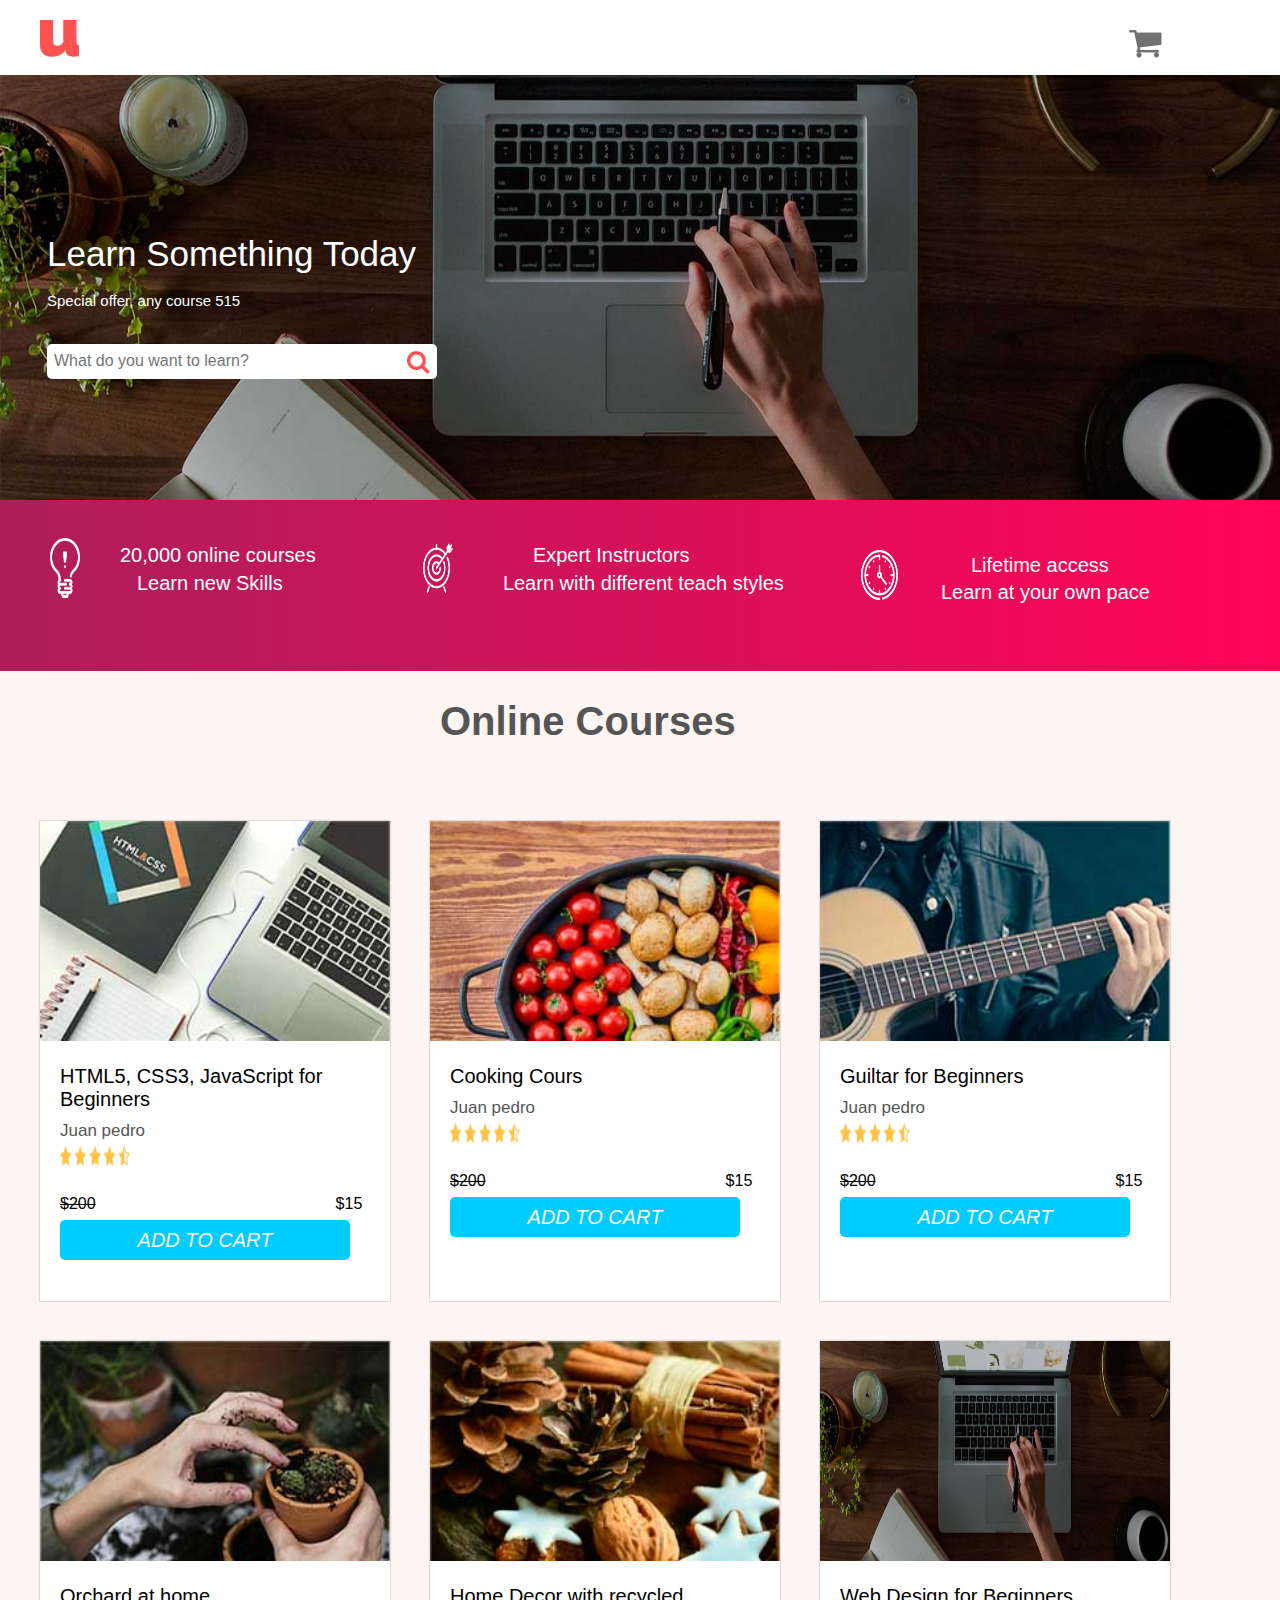
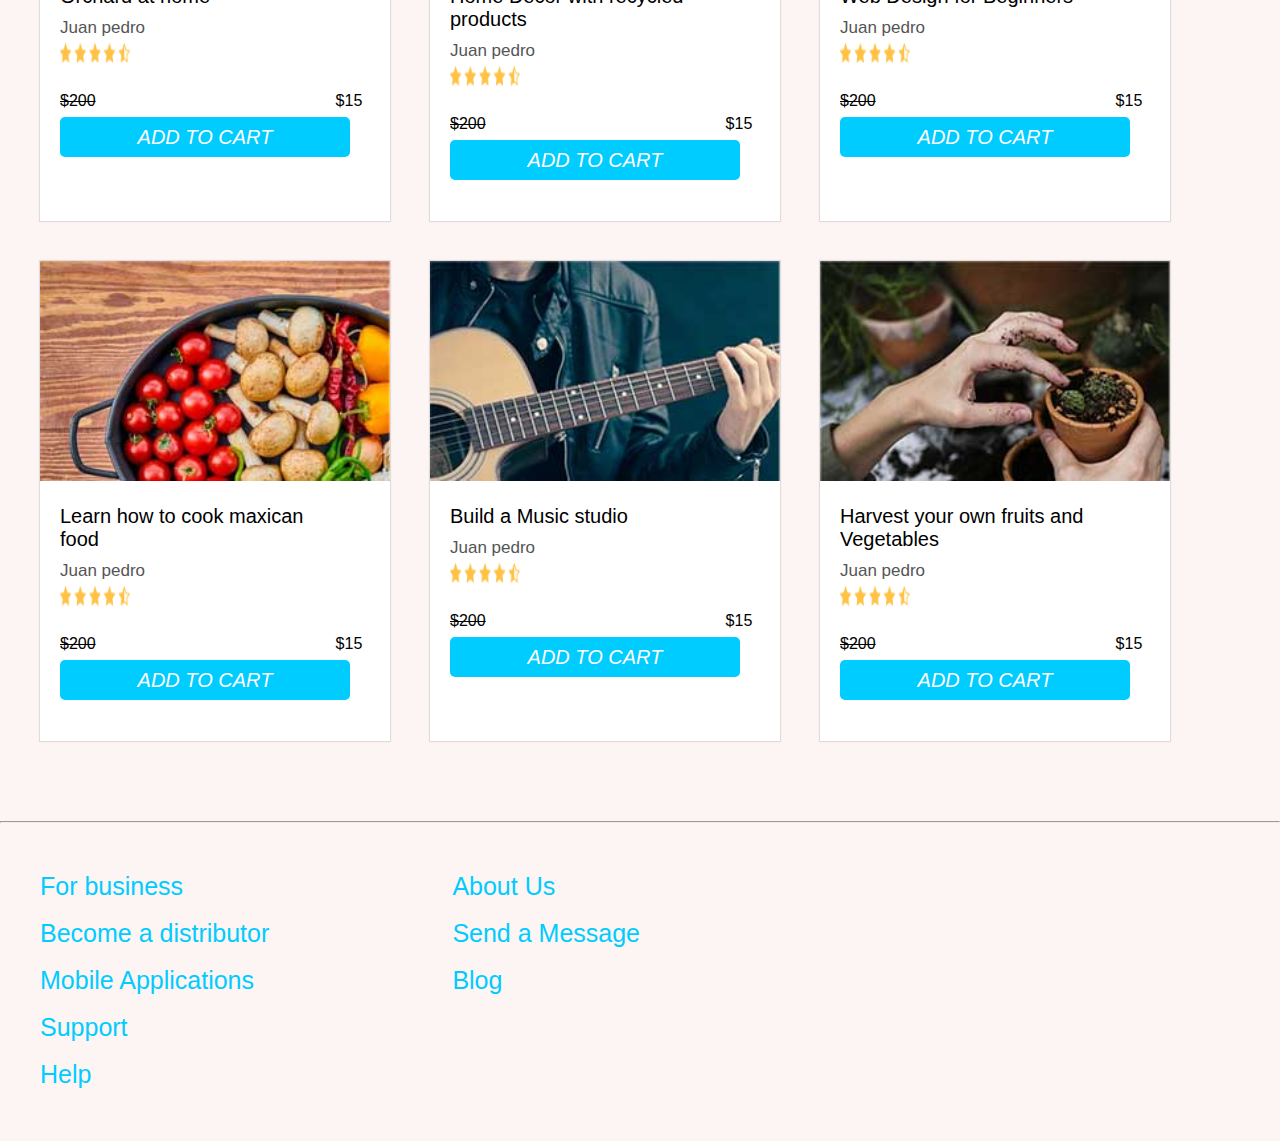
<file: index.html>
<!DOCTYPE html>
<html lang="en">
<head>
    <meta charset="UTF-8">
    <meta http-equiv="X-UA-Compatible" content="IE=edge">
    <meta name="viewport" content="width=device-width, initial-scale=1.0">
    <link rel="stylesheet" href="src/css/style.css">
    <title>Shopping cart</title>
</head>
<body>
    <section>
        <div id="nav">
            <div class="container">
                <div class="navbar">
                    <div class="logo-img"><img src="./src/img/logo.jpg" alt="logo"></div>

                    <!-- counting number -->
                    <div class="counting-number">2</div>
                    <div class="shopping__logo"><img src="./src/img/cart.png" alt=""></div>

                    <div class="shopping__logo2"><img src="./src/img/cart2.png" alt=""></div>
                </div>
               
            </div>
        </div>
    </section>

    <section>
        <div id="showcase" class="showcase">
            <div class="showcase-img"><img src="./src/img/hero.jpg" alt=""></div>
            <div class="container">
                <div class="content-showcase">
                    <h1>Learn Something Today</h1> 
                    <p>Special offer, any course 515 </p>
                    <form onsubmit="return handle(event)">
                        <input type="text" id="inptu" placeholder="What do you want to learn?">
                        <button type="submit" id="submitBtn"><img src="./src/img/mglass.png" alt=""></button>
                    </form>
                </div>
            </div>
        </div>
    </section>

    <section>
        <div id="skill" class="skill">
            <div class="container">
               <div class="container__skill">
                    <div class="content__skill">
                        <div class="new__skill">
                            <span><img src="./src/img/icon1.png" alt=""></span>
                            <h2><span>20,000 online courses</span></h2>
                            <p>Learn new Skills</p>
                        </div>
                    </div>
                    <div class="content__skill">
                        <div class="expert__instrutors--skill">
                            <span><img src="./src/img/icon2.png" alt=""></span>
                            <h2><span>Expert Instructors</span></h2>
                            <p>Learn with different teach styles</p>
                        </div>
                    </div>
                    <div class="content__skill">
                        <div class="lifetime__access--skill">
                            <span><img src="./src/img/icon3.png" alt=""></span>
                            <h2><span>Lifetime access</span></h2>
                            <p>Learn at your own pace</p>
                        </div>
                    </div>
               </div>
            </div>
        </div>
    </section>

    <!-- shopping submenu -->
    <div class="menubox">
        <div class="hoverSubMenu">
            <div class="shopping-submenu  centerBlock">
                <ul>
                    <li class="image">Image</li>
                    <li class="name">Name</li>
                    <li class="price">Price</li>
                
                </ul>
                <div id="shoppingCartResult"></div>
               
                <button class="btn__clear" id="clear-btn">Clear Cart</button>
            </div>
        </div>
    </div>
    
   

    <section>
        <div id="online__courses" class="online--courses">
            <div class="container">
                <div class="online__courses--content">
                    <h1>Online Courses</h1>
                </div>
                <div class="main__cart">
                    <div id="cards" class="card-cart">
                        <img src="./src/img/course1.jpg" alt="">
                       <div class="info">
                            <h1>HTML5, CSS3, JavaScript for Beginners</h1>
                            <p>Juan pedro</p>
                            <img class="star" src="./src/img/stars.png" alt="">
                            <span><del>$200</del><span>$15</span></span>
                            <button  class="btn" data-id="1">ADD TO CART</button>
                       </div>
                    </div>
                    <div id="cards" class="card-cart">
                        <img src="./src/img/course2.jpg" alt="">
                       <div class="info">
                            <h1>Cooking Cours</h1>
                            <p>Juan pedro</p>
                            <img class="star" src="./src/img/stars.png" alt="">
                            <span><del>$200</del><span>$15</span></span>
                            <button  class="btn" data-id="2">ADD TO CART</button>
                       </div>
                    </div>
                    <div id="cards" class="card-cart">
                        <img src="./src/img/course3.jpg" alt="">
                       <div class="info">
                            <h1>Guiltar for Beginners</h1>
                            <p>Juan pedro</p>
                            <img class="star" src="./src/img/stars.png" alt="">
                            <span><del>$200</del><span>$15</span></span>
                            <button  class="btn" data-id="3">ADD TO CART</button>
                       </div>
                    </div>
                    <div id="cards" class="card-cart">
                        <img src="./src/img/course4.jpg" alt="">
                       <div class="info">
                            <h1>Orchard at home</h1>
                            <p>Juan pedro</p>
                            <img class="star" src="./src/img/stars.png" alt="">
                            <span><del>$200</del><span>$15</span></span>
                            <button  class="btn" data-id="4">ADD TO CART</button>
                       </div>
                    </div>
                    <div id="cards" class="card-cart">
                        <img src="./src/img/course5.jpg" alt="">
                       <div class="info">
                            <h1>Home Decor with recycled products</h1>
                            <p>Juan pedro</p>
                            <img class="star" src="./src/img/stars.png" alt="">
                            <span><del>$200</del><span>$15</span></span>
                            <button  class="btn" data-id="5">ADD TO CART</button>
                       </div>
                    </div>
                    <div id="cards" class="card-cart">
                        <img src="./src/img/hero.jpg" alt="">
                       <div class="info">
                            <h1>Web Design for Beginners</h1>
                            <p>Juan pedro</p>
                            <img class="star" src="./src/img/stars.png" alt="">
                            <span><del>$200</del><span>$15</span></span>
                            <button  class="btn" data-id="6">ADD TO CART</button>
                       </div>
                    </div>
                    <div id="cards" class="card-cart">
                        <img src="./src/img/course2.jpg" alt="">
                       <div class="info">
                            <h1>Learn how to cook maxican food</h1>
                            <p>Juan pedro</p>
                            <img class="star" src="./src/img/stars.png" alt="">
                            <span><del>$200</del><span>$15</span></span>
                            <button  class="btn" data-id="7">ADD TO CART</button>
                       </div>
                    </div>
                    <div id="cards" class="card-cart">
                        <img src="./src/img/course3.jpg" alt="">
                       <div class="info">
                            <h1>Build a Music studio</h1>
                            <p>Juan pedro</p>
                            <img class="star" src="./src/img/stars.png" alt="">
                            <span><del>$200</del><span>$15</span></span>
                            <button  class="btn" data-id="8">ADD TO CART</button>
                       </div>
                    </div>
                    <div id="cards" class="card-cart">
                        <img src="./src/img/course4.jpg" alt="">
                       <div class="info">
                            <h1>Harvest your own fruits and Vegetables</h1>
                            <p>Juan pedro</p>
                            <img class="star" src="./src/img/stars.png" alt="">
                            <span><del>$200</del><span>$15</span></span>
                            <button  class="btn" data-id="">ADD TO CART</button>
                       </div>
                    </div>
                </div>
            </div>
        </div>
    </section>

    <section>
        <div id="footer" class="footer"><hr>
            <div class="container">
                <div class="main__footer">
                    <div class="footer-menu">
                        <div class="primary__footer" id="primary-1">
                            <p><a href="#">For business</a></p>
                            <p><a href="#">Become a distributor</a></p>
                            <p><a href="#">Mobile Applications</a></p>
                            <p><a href="#">Support</a></p>
                            <p><a href="#">Help</a></p>
                        </div>
                    </div>
                    <div class="footer-menu">
                        <div class="secondary__footer" id="second-1">
                            <p><a href="#">About Us</a></p>
                            <p><a href="www.facebook.com">Send a Message</a></p>
                            <p><a href="#">Blog</a></p>
                        </div>
                    </div>
                </div>
            </div>
        </div>
    </section>
    <script src="src/js/app.js" async></script>
</body>
</html>
</file>
<file: src/css/style.css>
@import url('./showcase.css');
@import url('./shopping-menu.css');
@import url('./skill.css');
@import url('./online__courses.css');
@import url('./footer.css');
* {
    margin: 0;
    padding: 0;
    box-sizing: border-box;
}

html,
body {
    font-family: 'Franklin Gothic Medium', 'Arial Narrow', Arial, sans-serif;
    font-weight: 500;
    font-style: normal;
    scroll-behavior: smooth;
    /* background: #908e8e; */
    background: white;
    overflow-y: scroll;
    overflow-x: hidden;
}

.container {
    max-width: 1200px;
    margin: 0 auto;
}

#nav {
    position: fixed;
    background: #ffff;
    width: 100%;
    height: 75px;
    z-index: 66;
}

.navbar {
    display: flex;
    justify-content: space-between;
    margin-top: 20px;
}


.shopping__logo {
    position: relative;
    top: 10px;
    left: -78px;
    cursor: pointer;
}

.shopping__logo2 {
    position: relative;
    top: 10px;
    left: -78px;
    display: none;
    cursor: pointer;
}

/* counting number */
.counting-number {
    width: 27px;
    height: 27px;
    background: #df4b4b;
    color: #ffff;
    padding-left: 8px;
    padding-top: 4px;
    border-radius: 50%;
    position: relative;
    left: 400px;
    z-index: 2;
    top: -10px;
    display: none;
}



@media screen and (max-width: 780px) {
    #nav {
        height: 100px;
    }

    .navbar {
        margin: 0 20px;
    }

    .logo-img {
        position: relative;
        top: 30px;
        margin-left: 30px;
        width: 220px;
        height: 50px;
    }

    .shopping__logo {
        position: relative;
        left: -20px;
        top: 34px;
    }


    @media screen and (max-width: 500px) {
        #nav {
            height: 90px;
            width: 100%;
        }

        .navbar {
            margin: 0 10px;
        }

        .logo-img {
            margin-left: 10px;
        }

        .shopping__logo {
            position: relative;
            left: -10px;
        }

        .shopping__logo2 {
            position: relative;
            left: -10px;
            top: 40px;
        }
        
    }
}
</file>
